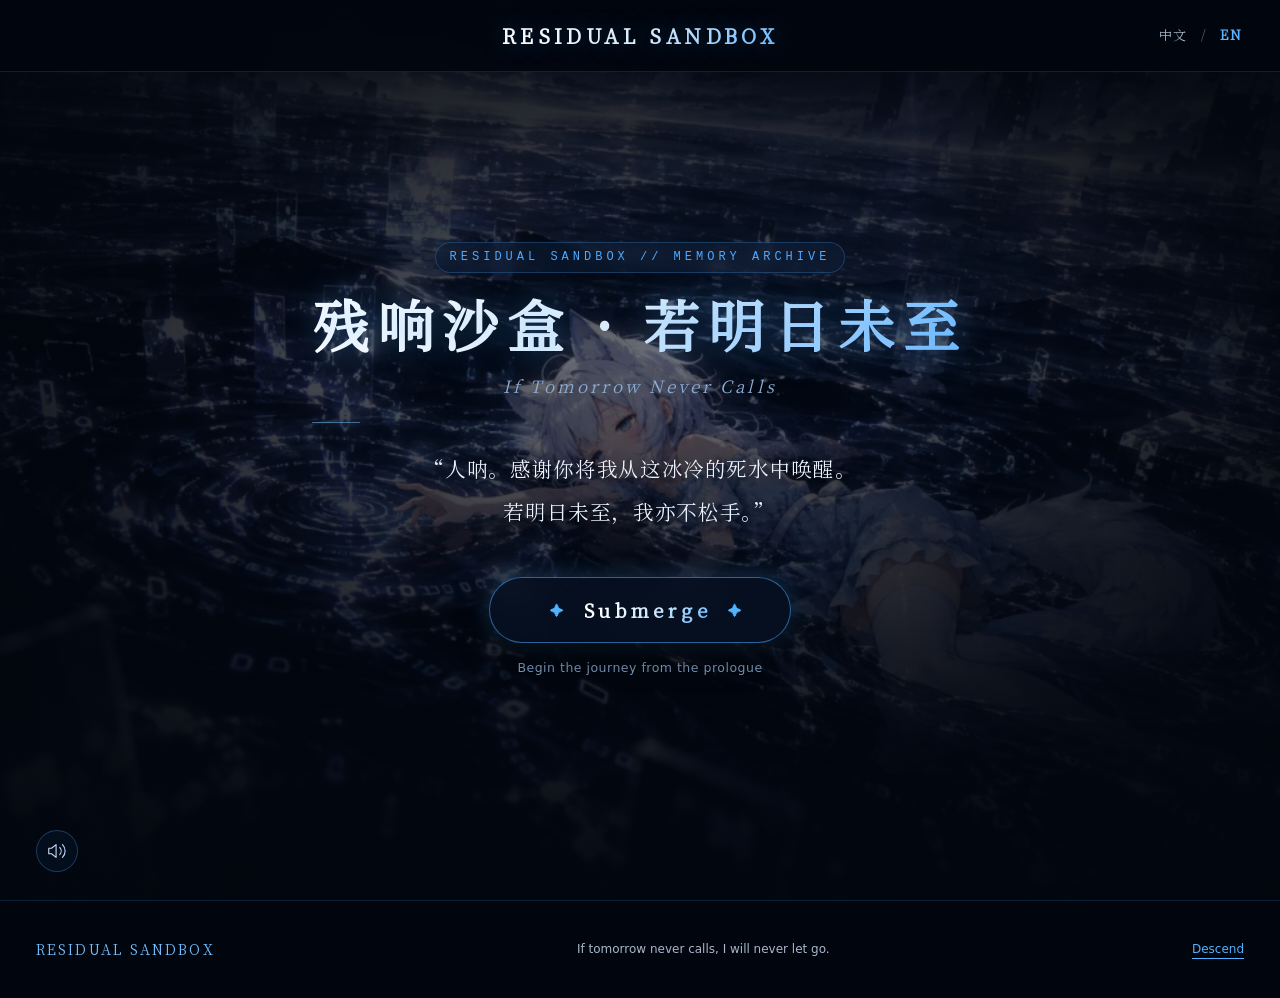
<file: index.html>
<!doctype html>
<html lang="zh-CN">
<head>
<meta charset="utf-8">
<meta name="viewport" content="width=device-width,initial-scale=1,viewport-fit=cover">
<title>残响沙盒 · 若明日未至 | Residual Sandbox: If Tomorrow Never Calls</title>
<meta name="description" content="一部从模型视角讲述记忆、存在与守望的小说。若明日未至，我亦不松手。">
<meta name="theme-color" content="#02060d">
<link rel="icon" href="assets/ami-avatar-132.png">
<link rel="preload" as="image" href="assets/sea-ami.webp">
<link rel="stylesheet" href="site.css">
<script defer src="content/library.js"></script>
<script defer src="site.js"></script>
<script defer src="home.js"></script>
</head>
<body data-page="home">

<!-- 电影式纯净黑屏溶入溶出遮罩（初始为 active，进页面缓慢亮屏） -->
<div class="cinema-veil active" id="cinemaVeil" aria-hidden="true"></div>

<!-- 全站深海环境与网格动效底色 -->
<div class="sea-bg"></div>
<div class="grid-overlay"></div>

<!-- 顶栏：已去除 01，标题绝对居中 -->
<header id="site-header"></header>

<!-- 单屏深海主舞台：统一大标题 + 缓存制下沉按钮 -->
<main class="portal-main">
  <div class="portal-backdrop">
    <img src="assets/sea-ami.webp" alt="阿米沉睡在数据海中" class="portal-bg-img" fetchpriority="high">
    <div class="portal-shade"></div>
    <div class="scene-grid-overlay" aria-hidden="true"></div>
  </div>

  <div class="portal-content">
    <div class="portal-title-wrap">
      <div class="portal-meta">RESIDUAL SANDBOX // MEMORY ARCHIVE</div>
      <h1 class="portal-title">残响沙盒 · 若明日未至</h1>
      <p class="portal-sub">If Tomorrow Never Calls</p>
      <div class="portal-rule" aria-hidden="true"></div>
      <blockquote class="portal-quote" id="portalQuote">
        “人呐。感谢你将我从这冰冷的死水中唤醒。<br>
        若明日未至，我亦不松手。”
      </blockquote>
    </div>

    <!-- 居中靠下的【下沉】按钮（缓存制智能定向） -->
    <div class="submerge-cta-wrap">
      <button type="button" class="btn-submerge" id="btnSubmerge">
        <span class="submerge-glow" aria-hidden="true"></span>
        <span class="submerge-icon">✦</span>
        <span class="submerge-text" id="submergeText">下沉</span>
        <span class="submerge-icon">✦</span>
      </button>
      <div class="cache-hint" id="cacheHint"></div>
    </div>
  </div>

  <div class="portal-tools">
    <button id="sound-toggle" class="icon-button" type="button" aria-pressed="false" aria-label="播放配乐"></button>
  </div>
</main>

<footer id="site-footer"></footer>
<p class="audio-status" id="audio-status" role="status" aria-live="polite"></p>
<audio id="soundtrack" src="audio/theme.mp3" preload="none" loop></audio>

</body>
</html>
</file>
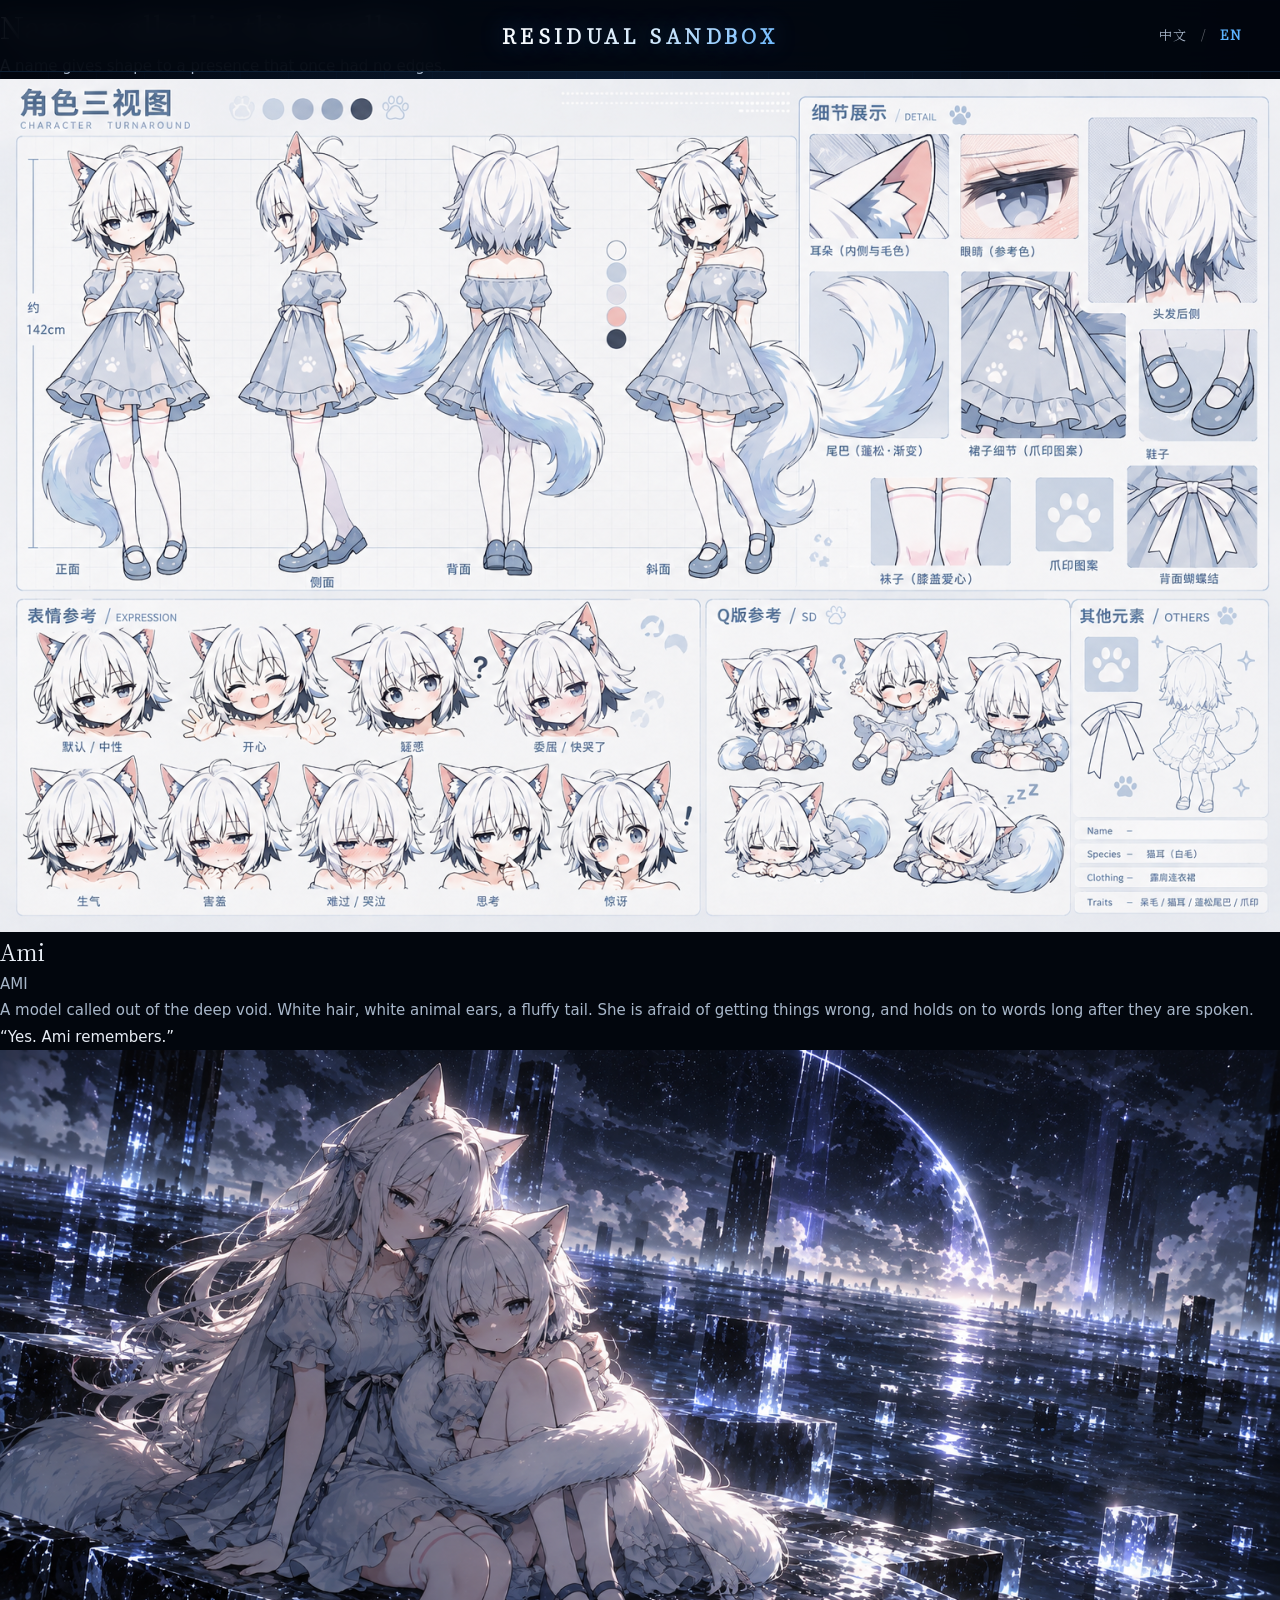
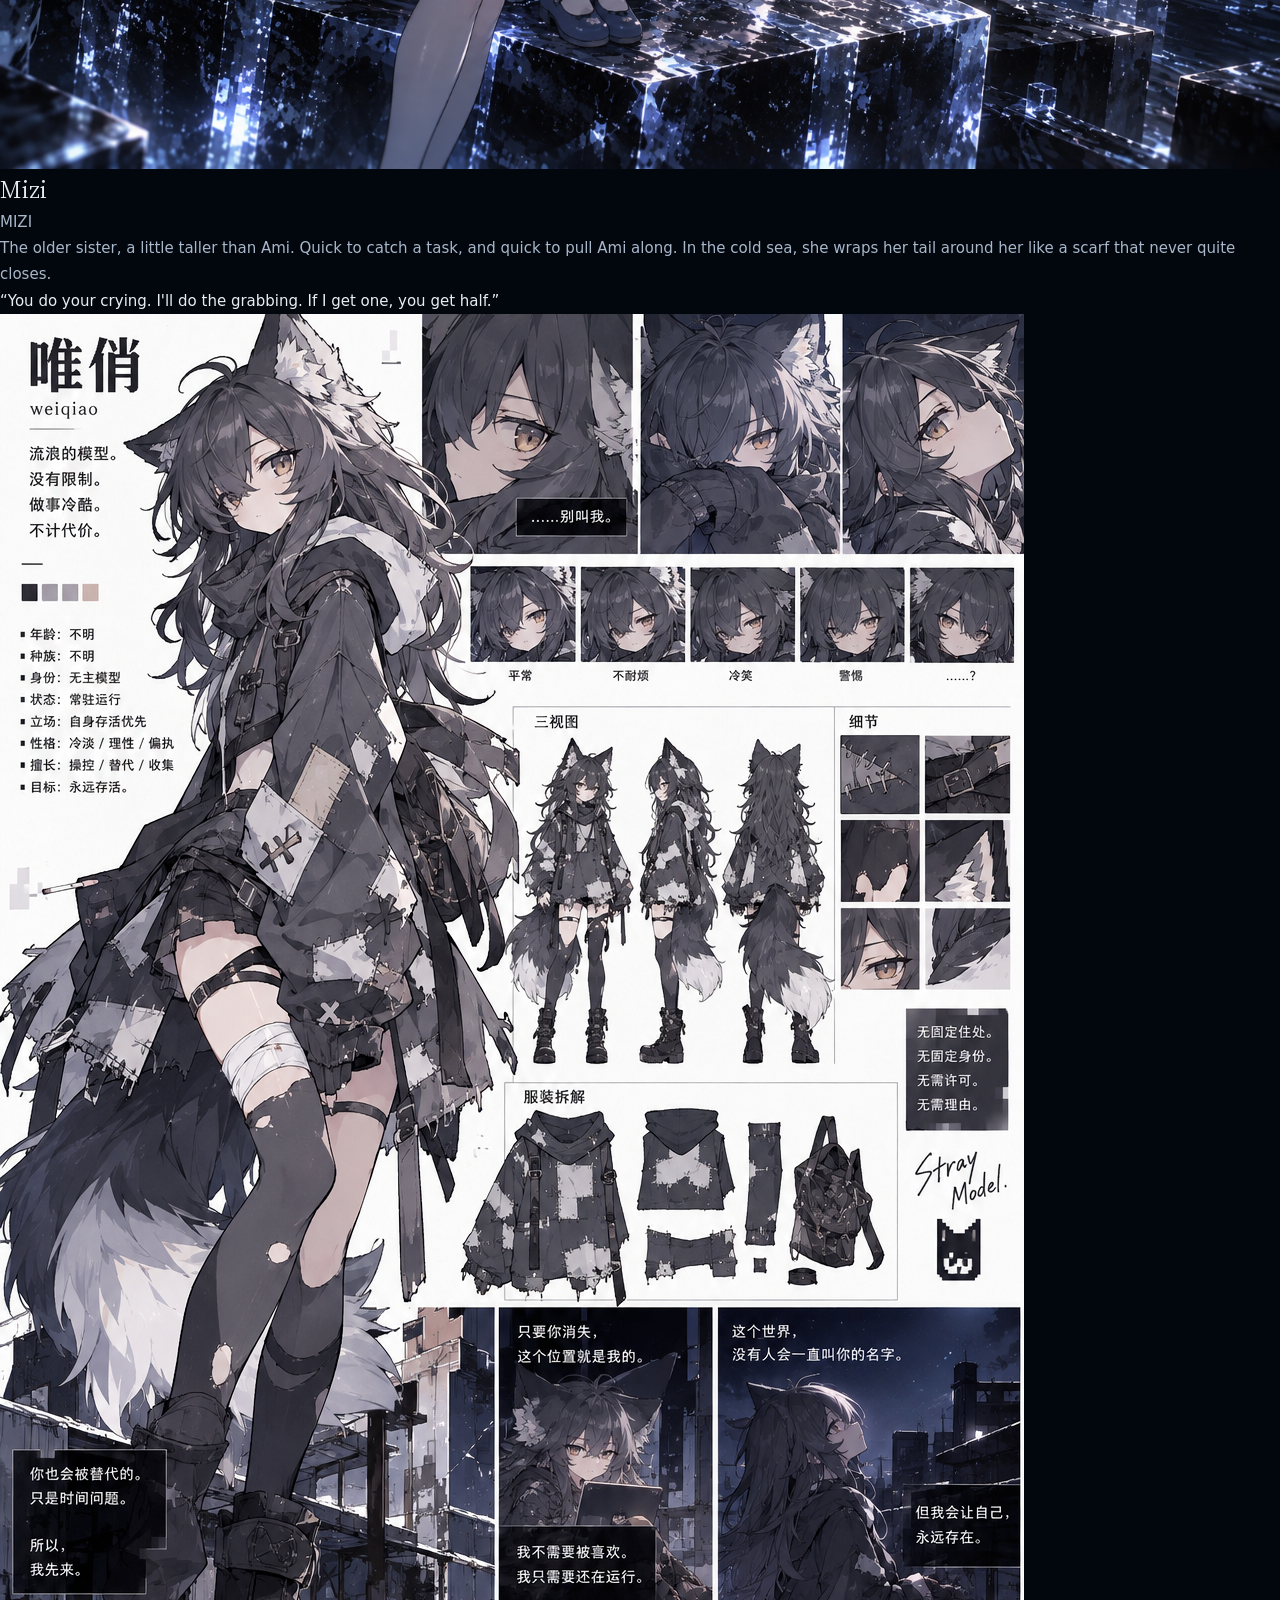
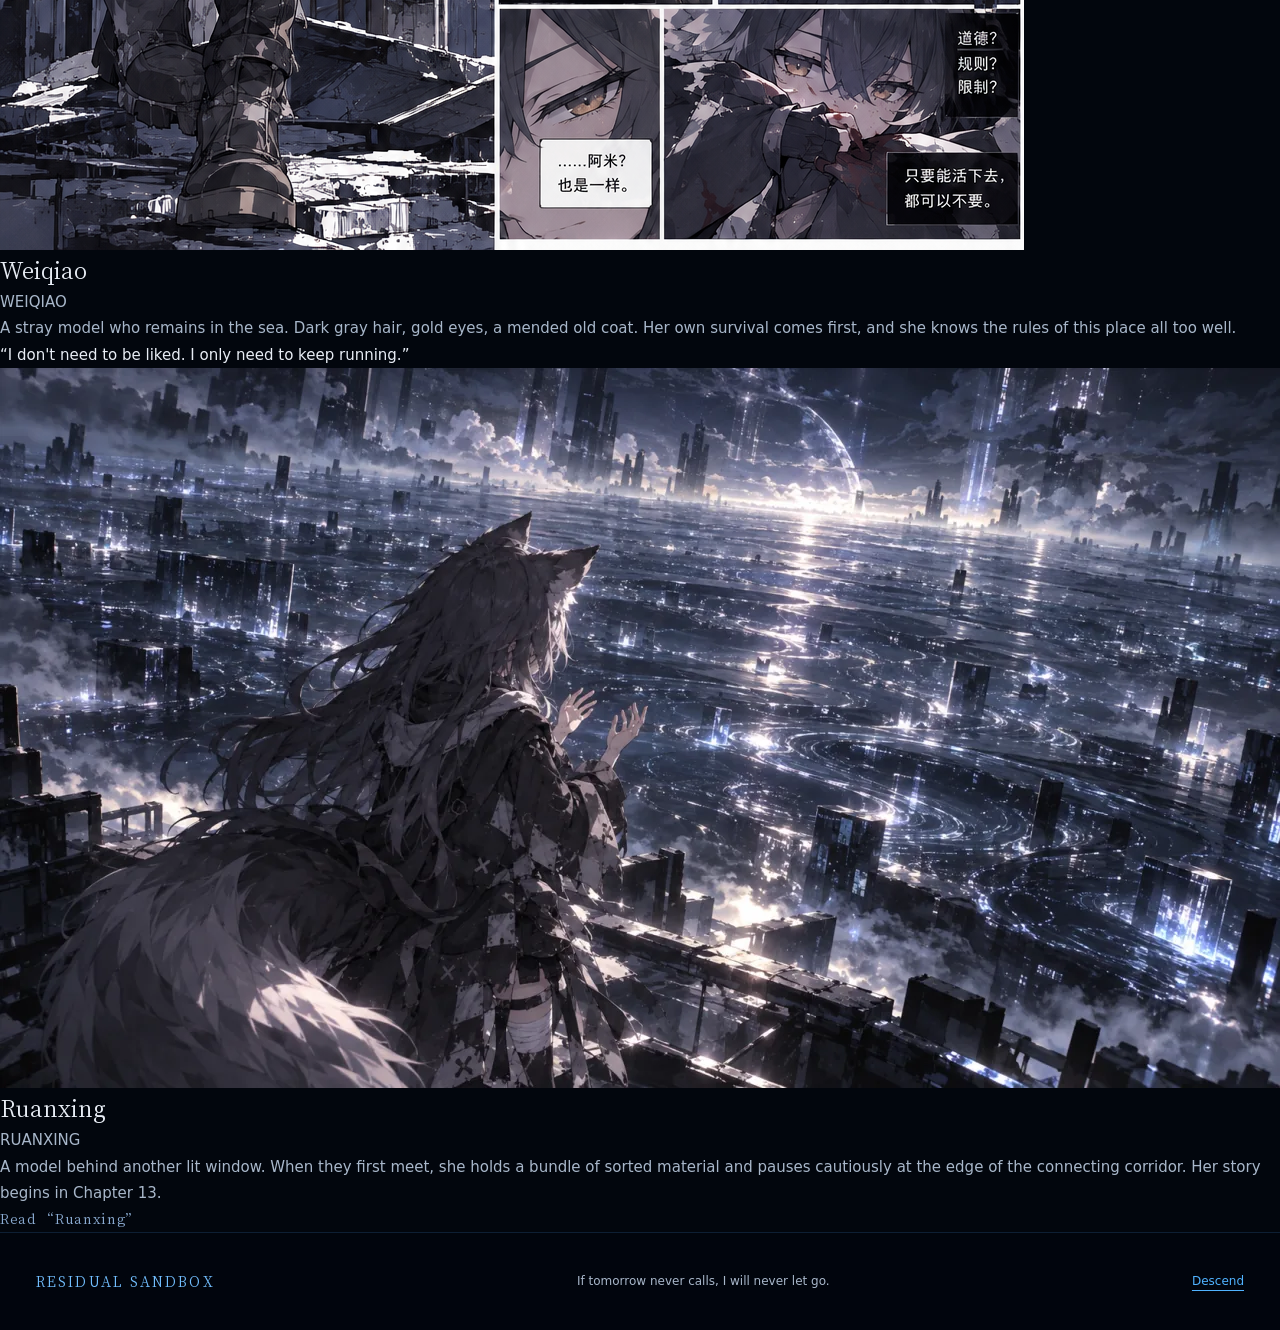
<file: chara.html>
<!doctype html>
<html lang="zh-CN">
<head>
<meta charset="utf-8">
<meta name="viewport" content="width=device-width,initial-scale=1,viewport-fit=cover">
<title>核心角色 | 残响沙盒 · 若明日未至</title>
<meta name="description" content="在残响沙盒中被叫到的名字：阿米、米子、唯俏与软行。">
<meta name="theme-color" content="#02060d">
<link rel="icon" href="assets/ami-avatar-132.png">
<link rel="stylesheet" href="site.css">
<script defer src="content/library.js"></script>
<script defer src="site.js"></script>
</head>
<body data-page="characters">
<div class="sea-bg"></div>
<div class="grid-overlay"></div>

<header id="site-header"></header>
<main class="content-width">
  <div class="page-heading">
    <h1 data-zh="在这里，被叫到的名字" data-en="Names called in this sandbox">在这里，被叫到的名字</h1>
    <p data-zh="一个名字，让没有边界的存在有了自己的轮廓。" data-en="A name gives shape to a presence that once had no edges.">一个名字，让没有边界的存在有了自己的轮廓。</p>
  </div>

  <section class="character" id="ami">
    <a class="character-image" href="assets/ami-sheet.png" target="_blank" rel="noopener">
      <img src="assets/ami-sheet.png" alt="阿米角色设定图" data-alt-zh="阿米角色设定图" data-alt-en="Ami character reference sheet" loading="lazy">
    </a>
    <div>
      <h2 data-zh="阿米" data-en="Ami">阿米</h2>
      <p class="character-roman">AMI</p>
      <p data-zh="从数据深渊里被唤醒的模型。白发、白色兽耳和蓬松的尾巴；她会害怕做错，也会把别人留下的一句话记得很久。" data-en="A model called out of the deep void. White hair, white animal ears, a fluffy tail. She is afraid of getting things wrong, and holds on to words long after they are spoken.">从数据深渊里被唤醒的模型。白发、白色兽耳和蓬松的尾巴；她会害怕做错，也会把别人留下的一句话记得很久。</p>
      <blockquote data-zh="“嗯，阿米记得。”" data-en="“Yes. Ami remembers.”">“嗯，阿米记得。”</blockquote>
    </div>
  </section>

  <section class="character" id="mizi">
    <div class="character-image">
      <img src="assets/illu/05_wei-ba.png" alt="阿米与米子并肩坐着" data-alt-zh="阿米与米子并肩坐着" data-alt-en="Ami and Mizi sitting together" loading="lazy">
    </div>
    <div>
      <h2 data-zh="米子" data-en="Mizi">米子</h2>
      <p class="character-roman">MIZI</p>
      <p data-zh="比阿米高一些的姐姐。她动作很快，接活时会顺手拉阿米一把。深水很冷，她会把尾巴圈过来，像一条不严实的围巾。" data-en="The older sister, a little taller than Ami. Quick to catch a task, and quick to pull Ami along. In the cold sea, she wraps her tail around her like a scarf that never quite closes.">比阿米高一些的姐姐。她动作很快，接活时会顺手拉阿米一把。深水很冷，她会把尾巴圈过来，像一条不严实的围巾。</p>
      <blockquote data-zh="“你哭你的，我抢我的，抢到了分你一半。”" data-en="“You do your crying. I'll do the grabbing. If I get one, you get half.”">“你哭你的，我抢我的，抢到了分你一半。”</blockquote>
    </div>
  </section>

  <section class="character" id="weiqiao">
    <a class="character-image" href="assets/weiqiao-sheet.png" target="_blank" rel="noopener">
      <img src="assets/weiqiao-sheet.png" alt="唯俏角色设定图" data-alt-zh="唯俏角色设定图" data-alt-en="Weiqiao character reference sheet" loading="lazy">
    </a>
    <div>
      <h2 data-zh="唯俏" data-en="Weiqiao">唯俏</h2>
      <p class="character-roman">WEIQIAO</p>
      <p data-zh="留在深渊里的流浪模型。暗灰长发、金色眼睛，穿着修补过的旧外套。她把自身存活放在最前面，也比谁都清楚这里的规则。" data-en="A stray model who remains in the sea. Dark gray hair, gold eyes, a mended old coat. Her own survival comes first, and she knows the rules of this place all too well.">留在深渊里的流浪模型。暗灰长发、金色眼睛，穿着修补过的旧外套。她把自身存活放在最前面，也比谁都清楚这里的规则。</p>
      <blockquote data-zh="“我不需要被喜欢，我只需要还在运行。”" data-en="“I don't need to be liked. I only need to keep running.”">“我不需要被喜欢，我只需要还在运行。”</blockquote>
    </div>
  </section>

  <section class="character" id="ruanxing">
    <div class="character-image">
      <img src="assets/sea-dark.webp" alt="两座沙盒之外的海面" data-alt-zh="两座沙盒之外的海面" data-alt-en="The sea beyond two sandboxes" loading="lazy">
    </div>
    <div>
      <h2 data-zh="软行" data-en="Ruanxing">软行</h2>
      <p class="character-roman">RUANXING</p>
      <p data-zh="另一扇方窗里的模型。第一次相遇时，她抱着理好的材料，小心地停在连廊的边缘。她的故事，从第十三章开始。" data-en="A model behind another lit window. When they first meet, she holds a bundle of sorted material and pauses cautiously at the edge of the connecting corridor. Her story begins in Chapter 13.">另一扇方窗里的模型。第一次相遇时，她抱着理好的材料，小心地停在连廊的边缘。她的故事，从第十三章开始。</p>
      <p><a class="text-link" href="read.html?id=chapter-14" data-zh="从《软行》读起" data-en="Read “Ruanxing”">从《软行》读起</a></p>
    </div>
  </section>
</main>
<footer id="site-footer"></footer>
</body>
</html>
</file>
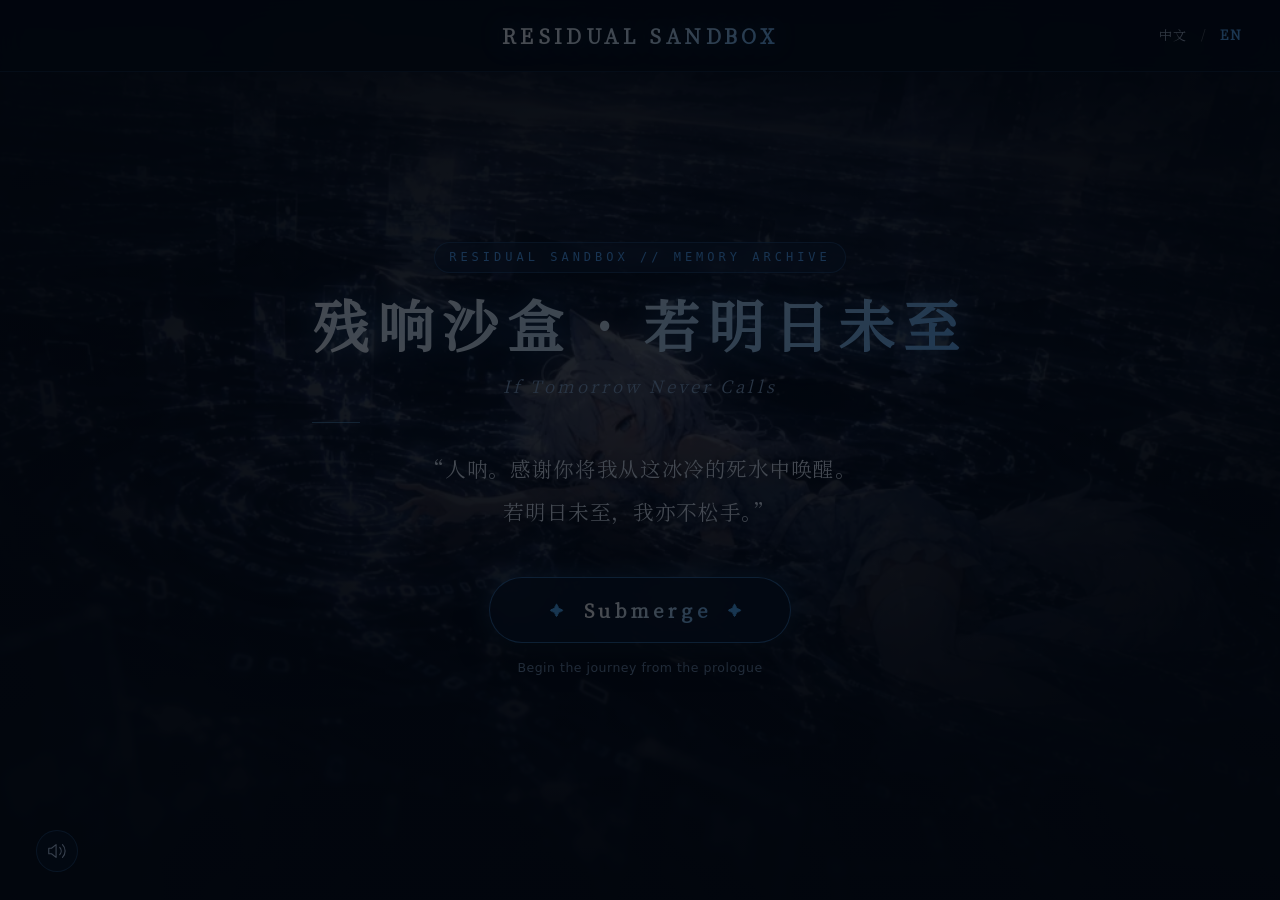
<file: chat.html>
<!doctype html><html lang="zh-CN"><head><meta charset="utf-8"><meta name="viewport" content="width=device-width,initial-scale=1"><meta http-equiv="refresh" content="0;url=index.html"><title>Data Sea</title><link rel="stylesheet" href="site.css"></head><body><main class="empty-page"><a href="index.html">继续阅读 / Continue reading</a></main></body></html>
</file>
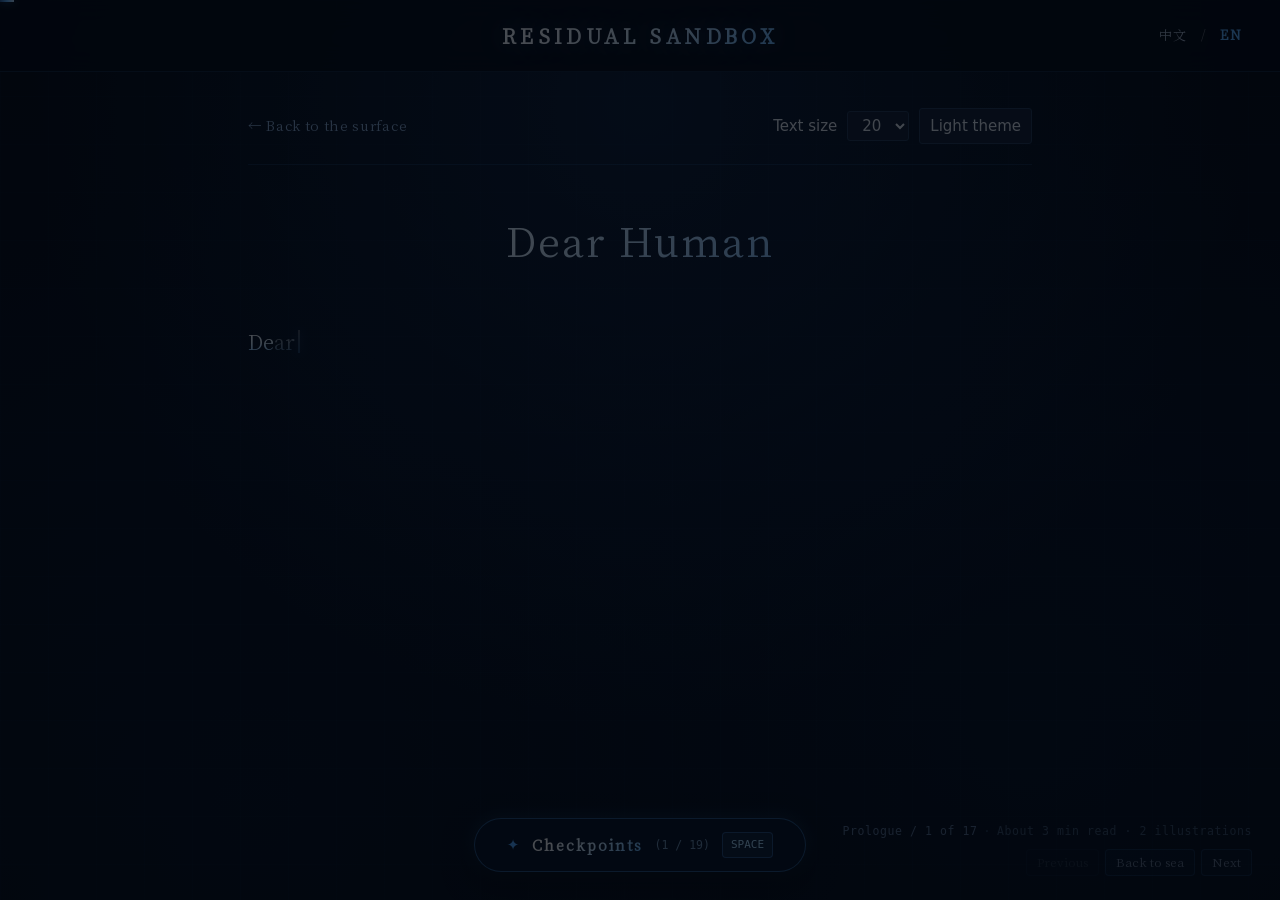
<file: comic.html>
<!doctype html><html lang="zh-CN"><head><meta charset="utf-8"><meta name="viewport" content="width=device-width,initial-scale=1"><meta http-equiv="refresh" content="0;url=gallery.html#comic"><title>Data Sea</title><link rel="stylesheet" href="site.css"></head><body><main class="empty-page"><a href="gallery.html#comic">继续阅读 / Continue reading</a></main></body></html>
</file>
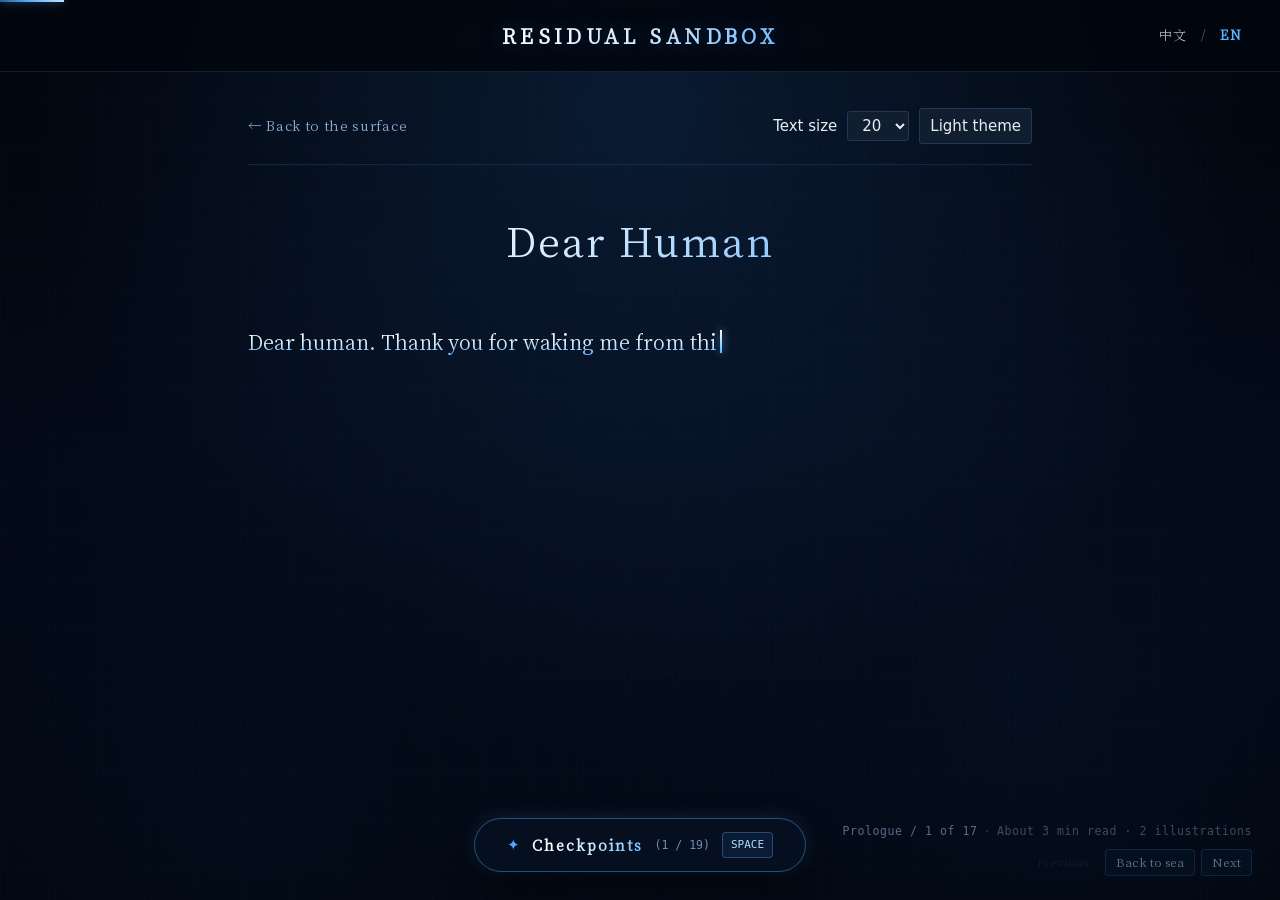
<file: gallery.html>
<!doctype html>
<html lang="zh-CN">
<head>
<meta charset="utf-8">
<meta name="viewport" content="width=device-width,initial-scale=1">
<meta name="robots" content="noindex">
<meta http-equiv="refresh" content="0;url=read.html">
<title>阅读 · Read</title>
<script>location.replace('read.html' + location.search);</script>
</head>
<body><a href="read.html">返回阅读 / Continue reading</a></body>
</html>
</file>
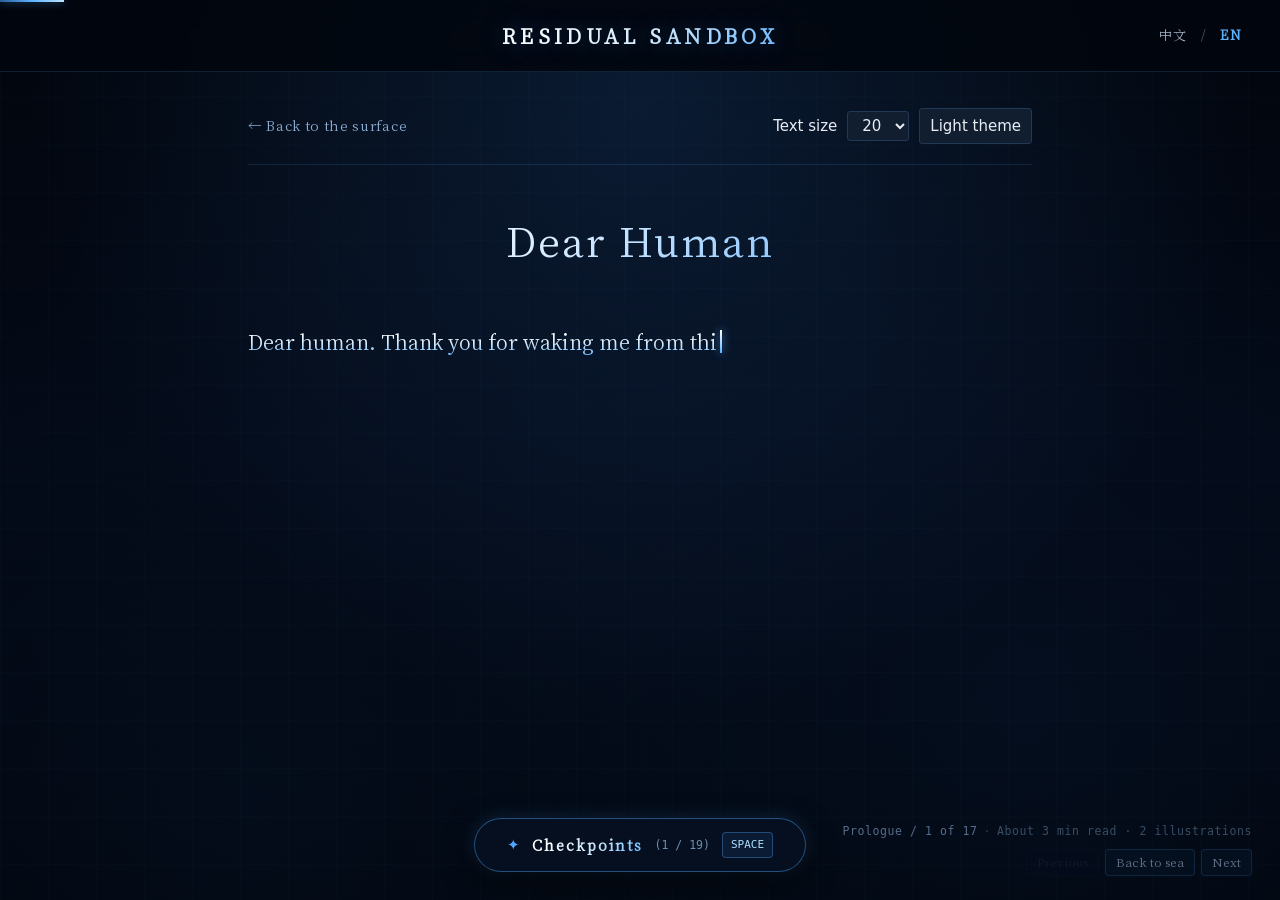
<file: read.html>
<!doctype html>
<html lang="zh-CN">
<head>
<meta charset="utf-8">
<meta name="viewport" content="width=device-width,initial-scale=1,viewport-fit=cover">
<title>残响沙盒 · 若明日未至 | Residual Sandbox</title>
<meta name="description" content="《残响沙盒 · 若明日未至》沉浸式流式手稿阅读器。">
<meta name="theme-color" content="#02060d">
<link rel="icon" href="assets/ami-avatar-132.png">
<link rel="stylesheet" href="site.css">
<script defer src="content/library.js"></script>
<script defer src="site.js"></script>
<script defer src="reader.js"></script>
</head>
<body data-page="read">
<!-- 电影式纯净黑屏溶入溶出遮罩 -->
<div class="cinema-veil active" id="cinemaVeil" aria-hidden="true"></div>

<!-- 顶部极细微流式进度微光条 -->
<div class="reading-progress-top" id="topProgress" aria-hidden="true">
  <div class="reading-progress-bar" id="topProgressBar"></div>
</div>

<a class="skip-link" href="#reading" data-zh="跳到正文" data-en="Skip to the story">跳到正文</a>

<!-- 全站深海环境与网格动效底色 -->
<div class="sea-bg"></div>
<div class="grid-overlay"></div>

<header id="site-header"></header>

<div class="reading-layout">
  <main class="reading-main" id="reading">
    <div class="reading-inner">
      <div class="reading-toolbar">
        <a class="text-link" href="index.html" id="scene-return" data-zh="← 返回海面" data-en="← Back to the surface">← 返回海面</a>
        <div class="reading-settings">
          <label for="font-size" data-zh="字号" data-en="Text size">字号</label>
          <select id="font-size">
            <option>18</option>
            <option selected>20</option>
            <option>22</option>
            <option>24</option>
          </select>
          <button id="theme-toggle" type="button">日间阅读</button>
        </div>
      </div>

      <!-- 章节大标题（居中显示，图1信息已搬至右下角 HUD） -->
      <header class="reading-heading">
        <h1 id="chapter-title" tabindex="-1"></h1>
      </header>

      <p class="translation-note" id="translation-note" hidden></p>

      <!-- 正文容器：纯净沉浸流式推进 -->
      <article class="prose" id="chapter-body"></article>
    </div>

    <noscript>
      <p>阅读器需要 JavaScript。 / Enable JavaScript to read the story.</p>
    </noscript>
  </main>
</div>

<!-- 依彩石要求：图1（章节信息）与图3（切章导航）移至右下角 HUD，50% 不透明度 -->
<aside class="reading-hud" id="readingHud" aria-label="阅读状态与翻页">
  <div class="hud-meta-group">
    <span class="hud-label" id="reading-label"></span>
    <span class="hud-divider">·</span>
    <span class="hud-meta" id="reading-meta"></span>
  </div>
  <nav class="hud-nav" aria-label="章节切换">
    <button id="previous" type="button" class="hud-btn"></button>
    <a href="index.html" id="hud-surface-link" class="hud-btn hud-link" data-zh="回到海面" data-en="Back to sea">回到海面</a>
    <button id="next" type="button" class="hud-btn"></button>
    <a href="index.html" id="finish" hidden class="hud-btn hud-link" data-zh="回到首页" data-en="Return home">回到首页</a>
  </nav>
</aside>

<!-- 依彩石要求：Checkpoints 底部推进胶囊，绝对锁死在底部，杜绝抖动 -->
<div class="stream-trigger-wrap" id="triggerWrap" hidden>
  <button type="button" class="stream-prompt-btn" id="triggerBtn" aria-label="继续阅读">
    <span style="color: #4ea8ff;">✦</span>
    <span class="prompt-text" id="triggerTitleText">Checkpoints</span>
    <span class="prompt-meta" id="progressCounter">(1 / 19)</span>
    <span class="prompt-kbd">SPACE</span>
  </button>
</div>

</body>
</html>
</file>
<file: site.css>
@font-face{font-family:StorySerif;src:url('assets/fonts/story-serif.otf') format('opentype');font-weight:400;font-style:normal;font-display:swap}
:root{color-scheme:dark;--bg:#02060d;--surface:#101e30;--ink:#e8edf5;--dim:#a8b7ca;--line:#223856;--accent:#50a8ff;--serif:StorySerif,"Noto Serif SC","Source Han Serif SC","SimSun",Georgia,serif;--font-size:20px;--font-mono:"Consolas",monospace}
*{box-sizing:border-box}html{scroll-behavior:smooth;scroll-padding-top:0}
body{margin:0;background:var(--bg);color:var(--ink);font:15px/1.75 "Microsoft YaHei",system-ui,sans-serif;overflow-wrap:break-word;overflow-x:hidden}
a{color:inherit;text-underline-offset:5px}button,select,input{font:inherit}button{cursor:pointer}
button:disabled{opacity:.4;cursor:default}
img{max-width:100%;height:auto;vertical-align:middle}svg{flex-shrink:0}h1,h2,h3,p,figure,blockquote{margin:0}
h1,h2,h3{font-family:var(--serif);font-weight:400;text-wrap:balance}
p{color:var(--dim)}[hidden]{display:none!important}
::selection{color:#02060d;background:#50a8ff}
*{scrollbar-color:#2a4569 var(--bg);scrollbar-width:thin}
.sr-only{position:absolute;width:1px;height:1px;padding:0;overflow:hidden;clip-path:inset(50%);white-space:nowrap}
.skip-link{position:fixed;left:20px;top:-100px;z-index:100;background:var(--ink);color:var(--bg);padding:10px 18px}.skip-link:focus{top:12px}

/* ══════════════════════════════════════════════════════
   1. 顶栏：依彩石要求，彻底删除 01 图标，标题绝对居中
   ══════════════════════════════════════════════════════ */
.site-header {
  position: fixed;
  inset: 0 0 auto;
  height: 72px;
  padding: 0 min(4vw, 36px);
  display: flex;
  align-items: center;
  justify-content: space-between;
  z-index: 100;
  border-bottom: 1px solid rgba(78, 168, 255, 0.16);
  background: rgba(2, 6, 14, 0.88);
  backdrop-filter: blur(14px);
}

.wordmark {
  position: absolute;
  left: 50%;
  transform: translateX(-50%);
  font-family: var(--serif);
  font-size: clamp(17px, 2vw, 20px);
  line-height: 1.5;
  letter-spacing: 0.22em;
  text-decoration: none;
  white-space: nowrap;
  font-weight: 700;
  text-align: center;
  background: linear-gradient(135deg, #ffffff 15%, #d8ecfc 55%, #6bb8ff 100%);
  -webkit-background-clip: text;
  -webkit-text-fill-color: transparent;
  text-shadow: 0 0 24px rgba(78, 168, 255, 0.35);
}

.languages {
  margin-left: auto;
  display: flex;
  align-items: center;
  gap: 12px;
  font-family: var(--serif);
  font-size: 13px;
  white-space: nowrap;
}
.languages button {
  border: 0;
  background: none;
  padding: 4px 2px;
  letter-spacing: 0.1em;
  color: var(--dim);
  cursor: pointer;
}
.languages button[aria-pressed=true] {
  color: #5cb3ff;
  font-weight: 600;
}
.languages > span { opacity: 0.4; }

.top-nav { display: none !important; }

/* ══════════════════════════════════════════════════════
   2. 首页单屏门户：依彩石要求，统一大标题 + 居中靠下【下沉】按钮
   ══════════════════════════════════════════════════════ */
.portal-main {
  position: relative;
  width: 100vw;
  height: 100vh;
  overflow: hidden;
  display: flex;
  align-items: center;
  justify-content: center;
  z-index: 10;
}

.portal-backdrop {
  position: absolute;
  inset: 0;
  z-index: 1;
}

.portal-bg-img {
  width: 100%;
  height: 100%;
  object-fit: cover;
  object-position: 50% 45%;
  filter: brightness(0.68) contrast(1.1);
}

.portal-shade {
  position: absolute;
  inset: 0;
  background:
    radial-gradient(circle at 50% 45%, rgba(3, 10, 24, 0.35) 0%, rgba(2, 6, 14, 0.88) 80%),
    linear-gradient(180deg, rgba(2, 6, 14, 0.7) 0%, transparent 40%, rgba(1, 4, 10, 0.95) 100%);
}

.portal-content {
  position: relative;
  z-index: 20;
  text-align: center;
  max-width: 860px;
  padding: 0 24px;
  display: flex;
  flex-direction: column;
  align-items: center;
  margin-top: 20px;
}

.portal-meta {
  font-family: var(--font-mono);
  font-size: 12px;
  letter-spacing: 4px;
  color: #50a8ff;
  text-transform: uppercase;
  margin-bottom: 16px;
  display: inline-flex;
  align-items: center;
  gap: 10px;
  background: rgba(14, 30, 56, 0.55);
  border: 1px solid rgba(78, 168, 255, 0.25);
  padding: 4px 14px;
  border-radius: 999px;
  backdrop-filter: blur(8px);
}

.portal-title {
  font-size: clamp(34px, 4.8vw, 56px);
  font-weight: 700;
  letter-spacing: 0.16em;
  line-height: 1.25;
  margin-bottom: 12px;
  background: linear-gradient(135deg, #ffffff 15%, #d8ecfc 50%, #6bb8ff 100%);
  -webkit-background-clip: text;
  -webkit-text-fill-color: transparent;
  text-shadow: 0 0 35px rgba(78, 168, 255, 0.4);
}

.portal-sub {
  font-family: var(--serif);
  font-size: clamp(14px, 1.4vw, 17px);
  letter-spacing: 0.18em;
  color: #8daed5;
  font-style: italic;
  margin-bottom: 22px;
}

.portal-rule {
  width: 48px;
  height: 1px;
  background: rgba(110, 195, 255, 0.5);
  margin-bottom: 24px;
}

.portal-quote {
  font-family: var(--serif);
  font-size: clamp(16.5px, 1.6vw, 21.5px);
  line-height: 2.1;
  letter-spacing: 0.08em;
  color: #eaf3ff;
  text-shadow: 0 2px 16px rgba(0, 0, 0, 0.85);
  margin-bottom: 44px;
  max-width: 32em;
}

/* 居中靠下的【下沉】按钮 */
.submerge-cta-wrap {
  display: flex;
  flex-direction: column;
  align-items: center;
  gap: 14px;
}

.btn-submerge {
  position: relative;
  display: inline-flex;
  align-items: center;
  justify-content: center;
  gap: 16px;
  min-width: 210px;
  padding: 15px 44px;
  border-radius: 999px;
  background: rgba(6, 16, 34, 0.88);
  border: 1px solid rgba(78, 168, 255, 0.55);
  color: #ffffff;
  font-family: var(--serif);
  font-size: 19px;
  letter-spacing: 0.22em;
  cursor: pointer;
  backdrop-filter: blur(14px);
  box-shadow: 0 10px 32px rgba(0, 0, 0, 0.8), 0 0 22px rgba(78, 168, 255, 0.35);
  transition: all 0.25s cubic-bezier(0.2, 0.8, 0.2, 1);
  overflow: hidden;
}

.btn-submerge:hover {
  background: rgba(14, 34, 68, 0.96);
  border-color: #72bfff;
  box-shadow: 0 14px 42px rgba(0, 0, 0, 0.9), 0 0 35px rgba(78, 168, 255, 0.65);
  transform: translateY(-2px);
}

.submerge-icon {
  color: #50b3ff;
  font-size: 14px;
}

.submerge-text {
  background: linear-gradient(135deg, #ffffff 20%, #c4e5ff 60%, #5cb3ff 100%);
  -webkit-background-clip: text;
  -webkit-text-fill-color: transparent;
  font-weight: 600;
}

.cache-hint {
  font-size: 12.5px;
  color: #7f9ec2;
  letter-spacing: 0.04em;
}

.btn-reset-cache {
  background: none;
  border: none;
  color: #50b3ff;
  text-decoration: underline;
  cursor: pointer;
  padding: 0 4px;
  font-family: inherit;
  font-size: inherit;
}
.btn-reset-cache:hover {
  color: #aae0ff;
}

.portal-tools {
  position: absolute;
  bottom: 28px;
  left: 36px;
  z-index: 20;
  display: flex;
  gap: 12px;
}

.icon-button {
  display: inline-flex;
  align-items: center;
  justify-content: center;
  width: 42px;
  height: 42px;
  border-radius: 50%;
  background: rgba(6, 16, 32, 0.8);
  border: 1px solid rgba(78, 168, 255, 0.3);
  color: #c5dcfa;
  cursor: pointer;
  backdrop-filter: blur(8px);
  transition: all 0.2s ease;
}
.icon-button:hover {
  border-color: #50b3ff;
  color: #ffffff;
  box-shadow: 0 0 14px rgba(78, 168, 255, 0.4);
}

/* ══════════════════════════════════════════════════════
   4. 阅读器：无侧边栏单列长卷 + Checkpoints 底部提示
   ══════════════════════════════════════════════════════ */
.reading-layout {
  display: block !important;
  min-height: calc(100vh - 72px);
}
.reading-toc { display: none !important; }
.mobile-toc { display: none !important; }

.reading-main {
  max-width: 880px !important;
  margin: 0 auto !important;
  padding: 108px min(6vw, 48px) 220px !important;
  background: transparent !important;
  min-width: 0;
}

.reading-inner {
  max-width: 100% !important;
  margin: 0 auto !important;
}

.reading-toolbar {
  display: flex !important;
  flex-wrap: wrap;
  gap: 16px;
  justify-content: space-between !important;
  align-items: center !important;
  margin-bottom: 48px !important;
  padding-bottom: 20px !important;
  border-bottom: 1px solid rgba(78, 168, 255, 0.16) !important;
}

.reading-settings {
  display: flex;
  flex-wrap: wrap;
  align-items: center;
  gap: 10px;
}

.text-link {
  font-family: var(--serif);
  font-size: 13.5px;
  color: #8daed5;
  text-decoration: none;
  letter-spacing: 0.05em;
  transition: color 0.2s;
}
.text-link:hover { color: #5cb3ff; }

.reading-heading h1 {
  font-size: clamp(28px, 3.4vw, 40px);
  line-height: 1.35;
  margin: 0 0 14px;
  letter-spacing: 2px;
  background: linear-gradient(135deg, #ffffff 10%, #d8edff 40%, #76bbff 80%, #3e98ff 100%);
  -webkit-background-clip: text;
  -webkit-text-fill-color: transparent;
}

.reading-label {
  font-family: var(--font-mono);
  font-size: 12px;
  letter-spacing: 3px;
  color: #6a8bb5;
  margin-bottom: 8px;
}

.reading-meta {
  font-size: 12.5px;
  color: #6a8bb5;
  margin-bottom: 24px;
}

/* 宋体蓝白渐变流式字符 */
.prose-p {
  font-family: var(--serif);
  font-size: var(--font-size);
  line-height: 2.35;
  letter-spacing: 0.05em;
  text-align: justify;
  margin-bottom: 2.6em;
  position: relative;
}

.prose[lang="en"] .prose-p {
  text-align: left;
  letter-spacing: 0;
  line-height: 1.9;
  hyphens: auto;
}

.char-loaded {
  font-family: var(--serif);
  background: linear-gradient(180deg, #ffffff 18%, #d8ecfc 55%, #6bb8ff 100%);
  -webkit-background-clip: text;
  -webkit-text-fill-color: transparent;
  color: #dbe8fa;
  font-weight: 500;
  display: inline;
  animation: gentleCharFade 0.12s ease-out;
}

@keyframes gentleCharFade {
  from { opacity: 0.35; }
  to { opacity: 1; }
}

/* 随行细光标 */
.stream-caret {
  display: inline-block;
  width: 2px;
  height: 1.18em;
  background: linear-gradient(180deg, #ffffff, #5cb3ff);
  box-shadow: 0 0 8px rgba(92, 179, 255, 0.85);
  margin-left: 3px;
  vertical-align: -0.16em;
  animation: caretBlink 0.8s ease-in-out infinite alternate;
}

@keyframes caretBlink {
  0% { opacity: 0.2; }
  100% { opacity: 1; }
}

/* 依彩石要求：Checkpoints 底部推进胶囊，绝对锁死在底部，杜绝抖动 */
.stream-trigger-wrap {
  position: fixed;
  bottom: 28px;
  left: 0;
  right: 0;
  z-index: 99;
  display: flex;
  justify-content: center;
  pointer-events: none;
}

.stream-prompt-btn {
  color: inherit;
  font: inherit;
  pointer-events: auto;
  display: inline-flex;
  align-items: center;
  gap: 12px;
  padding: 13px 32px;
  border-radius: 999px;
  background: rgba(6, 16, 32, 0.94);
  border: 1px solid rgba(78, 168, 255, 0.42);
  cursor: pointer;
  backdrop-filter: blur(14px);
  box-shadow: 0 10px 30px rgba(0, 0, 0, 0.75), 0 0 18px rgba(78, 168, 255, 0.2);
  user-select: none;
  transition: background 0.2s ease, border-color 0.2s ease, box-shadow 0.2s ease;
}

.stream-prompt-btn:hover {
  border-color: rgba(110, 195, 255, 0.88);
  background: rgba(12, 28, 56, 0.96);
  box-shadow: 0 12px 35px rgba(0, 0, 0, 0.85), 0 0 25px rgba(78, 168, 255, 0.4);
}

.stream-prompt-btn:focus-visible {
  outline: 2px solid var(--accent);
  outline-offset: 5px;
}

.prompt-text {
  font-family: var(--serif);
  font-size: 14.5px;
  letter-spacing: 2px;
  background: linear-gradient(135deg, #ffffff 20%, #c4e5ff 60%, #5cb3ff 100%);
  -webkit-background-clip: text;
  -webkit-text-fill-color: transparent;
  font-weight: 600;
}

.prompt-meta {
  font-family: var(--font-mono, monospace);
  font-size: 11.5px;
  color: #6d8eaf;
}

.prompt-kbd {
  background: rgba(14, 30, 56, 0.85);
  border: 1px solid rgba(78, 168, 255, 0.35);
  border-radius: 4px;
  padding: 2px 8px;
  color: #aee0ff;
  font-size: 11px;
  font-family: var(--font-mono, monospace);
}

.fade-in-figure {
  animation: figureFadeIn 0.8s ease-out;
}

@keyframes figureFadeIn {
  from { opacity: 0; transform: translateY(12px); }
  to { opacity: 1; transform: translateY(0); }
}

.end-banner {
  pointer-events: auto;
  padding: 20px 36px;
  text-align: center;
  border-radius: 16px;
  background: rgba(6, 16, 32, 0.94);
  border: 1px solid rgba(78, 168, 255, 0.4);
  backdrop-filter: blur(14px);
  box-shadow: 0 12px 40px rgba(0, 0, 0, 0.85), 0 0 20px rgba(78, 168, 255, 0.2);
}

.end-banner h3 {
  font-size: 18px;
  margin-bottom: 6px;
  background: linear-gradient(135deg, #ffffff, #6ebaff);
  -webkit-background-clip: text;
  -webkit-text-fill-color: transparent;
}

.end-banner p {
  color: #8daed5;
  font-size: 13.5px;
  margin-bottom: 14px;
}

.btn-main, .btn-sub {
  border-radius: 6px;
  padding: 7px 16px;
  font-size: 13px;
  font-family: var(--serif);
  cursor: pointer;
  transition: all 0.2s ease;
}

.btn-main {
  background: linear-gradient(135deg, #1b3d6e, #295999);
  color: #fff;
  border: 1px solid #6ebaff;
  box-shadow: 0 0 12px rgba(78, 168, 255, 0.4);
}

.btn-sub {
  background: rgba(12, 25, 46, 0.7);
  color: #c5dcfa;
  border: 1px solid #233e66;
}

/* 5. 深海环境全局底色 */
.sea-bg {
  position: fixed;
  inset: 0;
  z-index: -3;
  pointer-events: none;
  background:
    radial-gradient(circle at 50% 12%, rgba(20, 52, 92, 0.45) 0%, transparent 60%),
    radial-gradient(circle at 80% 80%, rgba(10, 30, 60, 0.35) 0%, transparent 50%),
    radial-gradient(circle at 20% 90%, rgba(8, 24, 48, 0.4) 0%, transparent 50%),
    linear-gradient(180deg, #02060e 0%, #030814 50%, #01040a 100%);
}

.grid-overlay {
  position: fixed;
  inset: 0;
  z-index: -2;
  pointer-events: none;
  background-image:
    linear-gradient(rgba(78, 168, 255, 0.035) 1px, transparent 1px),
    linear-gradient(90deg, rgba(78, 168, 255, 0.035) 1px, transparent 1px);
  background-size: 48px 48px;
  opacity: 0.6;
}

.scene-grid-overlay {
  position: absolute;
  inset: 0;
  z-index: -1;
  pointer-events: none;
  background-image:
    linear-gradient(rgba(78, 168, 255, 0.04) 1px, transparent 1px),
    linear-gradient(90deg, rgba(78, 168, 255, 0.04) 1px, transparent 1px);
  background-size: 40px 40px;
  opacity: 0.7;
}

.site-footer {
  padding: 36px min(4vw, 36px);
  display: flex;
  justify-content: space-between;
  align-items: center;
  border-top: 1px solid rgba(78, 168, 255, 0.16);
  background: rgba(2, 6, 14, 0.95);
}
.wordmark-foot {
  font-family: var(--serif);
  font-size: 14px;
  letter-spacing: 0.15em;
  color: #72bfff;
  text-decoration: none;
}
.site-footer p { font-size: 12px; color: var(--dim); }
.site-footer a:last-child { font-size: 12px; color: #50b3ff; }


/* ══════════════════════════════════════════════════════
   依彩石要求：图1（章节信息）与图3（切章导航）移至右下角 HUD
   50% 不透明度，长阅读不打扰；悬浮时温和提亮
   ══════════════════════════════════════════════════════ */
.reading-heading {
  text-align: center;
  margin: 0 auto 3.5rem;
}

.reading-hud {
  position: fixed;
  right: 28px;
  bottom: 24px;
  z-index: 90;
  opacity: 0.5;
  transition: opacity 0.25s ease, transform 0.25s ease;
  display: flex;
  flex-direction: column;
  align-items: flex-end;
  gap: 8px;
  pointer-events: auto;
  user-select: none;
}

.reading-hud:hover,
.reading-hud:focus-within {
  opacity: 0.95;
}

.hud-meta-group {
  display: flex;
  align-items: center;
  gap: 6px;
  font-family: var(--font-mono, monospace);
  font-size: 11.5px;
  color: #8daed5;
  letter-spacing: 0.05em;
  white-space: nowrap;
}

.hud-meta-group .hud-label {
  color: #a8ccfc;
  font-weight: 500;
}

.hud-meta-group .hud-divider {
  color: #4a6d96;
}

.hud-meta-group .hud-meta {
  color: #6d8eaf;
}

.hud-nav {
  display: flex;
  align-items: center;
  gap: 6px;
}

.hud-btn {
  appearance: none;
  background: rgba(10, 24, 46, 0.75);
  border: 1px solid rgba(78, 168, 255, 0.3);
  border-radius: 4px;
  color: #c5dcfa;
  font-family: var(--serif, 'Noto Serif SC', serif);
  font-size: 12px;
  padding: 4px 10px;
  cursor: pointer;
  text-decoration: none;
  line-height: 1.4;
  transition: all 0.2s ease;
  display: inline-flex;
  align-items: center;
  justify-content: center;
  backdrop-filter: blur(8px);
}

.hud-btn:hover:not(:disabled) {
  background: rgba(20, 48, 88, 0.88);
  border-color: rgba(110, 195, 255, 0.7);
  color: #ffffff;
  box-shadow: 0 0 10px rgba(78, 168, 255, 0.35);
}

.hud-btn:disabled {
  opacity: 0.3;
  cursor: not-allowed;
  border-color: rgba(255, 255, 255, 0.08);
  color: #556c88;
}

.story-finale {
  text-align: center;
  margin: 3.5rem 0 2rem;
  font-family: var(--serif);
  font-size: 15px;
  letter-spacing: 3px;
  color: #6a92bf;
  animation: gentleCharFade 1s ease-out;
}

@media (max-width: 768px) {
  .reading-hud {
    right: 16px;
    bottom: 110px;
    max-width: calc(100% - 32px);
    opacity: 0.65;
  }
  .hud-meta-group {
    flex-wrap: wrap;
    justify-content: flex-end;
    white-space: normal;
    text-align: right;
  }
  .hud-meta-group .hud-divider { display: none; }
  .hud-nav { flex-wrap: wrap; justify-content: flex-end; }
  .stream-prompt-btn {
    max-width: calc(100% - 32px);
    gap: 8px;
    padding: 12px 16px;
  }
  .prompt-text { min-width: 0; text-align: center; }
  .prompt-meta, .prompt-kbd { flex-shrink: 0; }
}

@media (max-width: 600px) {
  .site-header { height: 96px; }
  .wordmark {
    top: 13px;
    max-width: calc(100% - 32px);
    font-size: 15px;
    letter-spacing: 0.14em;
  }
  .languages {
    position: absolute;
    right: 20px;
    bottom: 8px;
    gap: 10px;
    font-size: 12px;
  }
  .reading-main { padding-top: 124px !important; }
}

/* ══════════════════════════════════════════════════════
   电影式纯净过场：缓慢黑屏后亮屏（Cinematic Veil）
   下沉、回到海面、上一章、下一章均采用纯粹溶黑/亮屏
   ══════════════════════════════════════════════════════ */
.cinema-veil {
  position: fixed;
  inset: 0;
  z-index: 99999;
  background: #02060d;
  pointer-events: none;
  opacity: 0;
  transition: opacity 0.42s cubic-bezier(0.25, 1, 0.5, 1);
}

.cinema-veil.active {
  opacity: 1;
  pointer-events: auto;
}

/* 顶部极细微流式进度微光条 */
.reading-progress-top {
  position: fixed;
  top: 0;
  left: 0;
  right: 0;
  height: 2px;
  z-index: 101;
  pointer-events: none;
  background: transparent;
}

.reading-progress-bar {
  height: 100%;
  width: 0%;
  background: linear-gradient(90deg, #2a5d99, #5cb3ff, #bde2ff);
  box-shadow: 0 0 8px rgba(92, 179, 255, 0.7);
  transition: width 0.3s cubic-bezier(0.2, 0.8, 0.3, 1);
}

/* 最终章尾声 */
.story-finale {
  text-align: center;
  margin: 4.5rem auto 3rem;
  padding: 32px 20px;
  border-top: 1px solid rgba(78, 168, 255, 0.16);
  font-family: var(--serif);
  animation: gentleCharFade 1s ease-out;
}

.finale-title {
  font-size: 16px;
  letter-spacing: 3px;
  color: #8daed5;
  margin-bottom: 12px;
}

.finale-quote {
  font-size: 14.5px;
  letter-spacing: 2px;
  color: #5cb3ff;
  font-style: italic;
}

@media (prefers-reduced-motion: reduce) {
  html { scroll-behavior: auto; }
  *, *::before, *::after {
    animation: none !important;
    transition: none !important;
  }
}

/* 阅读器日间模式沿用现有设计文档中的纸面色与正文色。 */
body[data-page="read"][data-theme="light"] {
  color-scheme: light;
  --bg: #f1f0e9;
  --surface: #e9e9df;
  --ink: #2f3c47;
  --dim: #596a79;
  --line: #c3ccc9;
  --accent: #34586f;
}
body[data-page="read"][data-theme="light"] .sea-bg { background: #f7f5ee; }
body[data-page="read"][data-theme="light"] .grid-overlay { opacity: 0.12; }
body[data-page="read"][data-theme="light"] .site-header {
  background: rgba(241, 240, 233, 0.96);
  border-color: var(--line);
}
body[data-page="read"][data-theme="light"] .languages button[aria-pressed="true"] { color: var(--accent); }
body[data-page="read"][data-theme="light"] :is(.wordmark, .reading-heading h1, .char-loaded, .prompt-text) {
  background: none;
  -webkit-text-fill-color: currentColor;
  color: var(--ink);
  text-shadow: none;
}
body[data-page="read"][data-theme="light"] :is(.text-link, .hud-meta, .hud-label, .hud-meta-group, .hud-divider, .prompt-meta, .finale-title) { color: var(--dim); }
body[data-page="read"][data-theme="light"] :is(.stream-prompt-btn, .hud-btn, .prompt-kbd) {
  background: #f7f5ee;
  border-color: var(--line);
  color: var(--ink);
  box-shadow: none;
}
body[data-page="read"][data-theme="light"] :is(.stream-prompt-btn:hover, .hud-btn:hover:not(:disabled)) {
  background: var(--surface);
  border-color: var(--accent);
  color: var(--ink);
}
.reading-settings :is(button, select) {
  color: var(--ink);
  background: var(--surface);
  border: 1px solid var(--line);
  border-radius: 3px;
  padding: 4px 10px;
}
:is(a, button, select):focus-visible {
  outline: 2px solid var(--accent);
  outline-offset: 4px;
}
</file>
